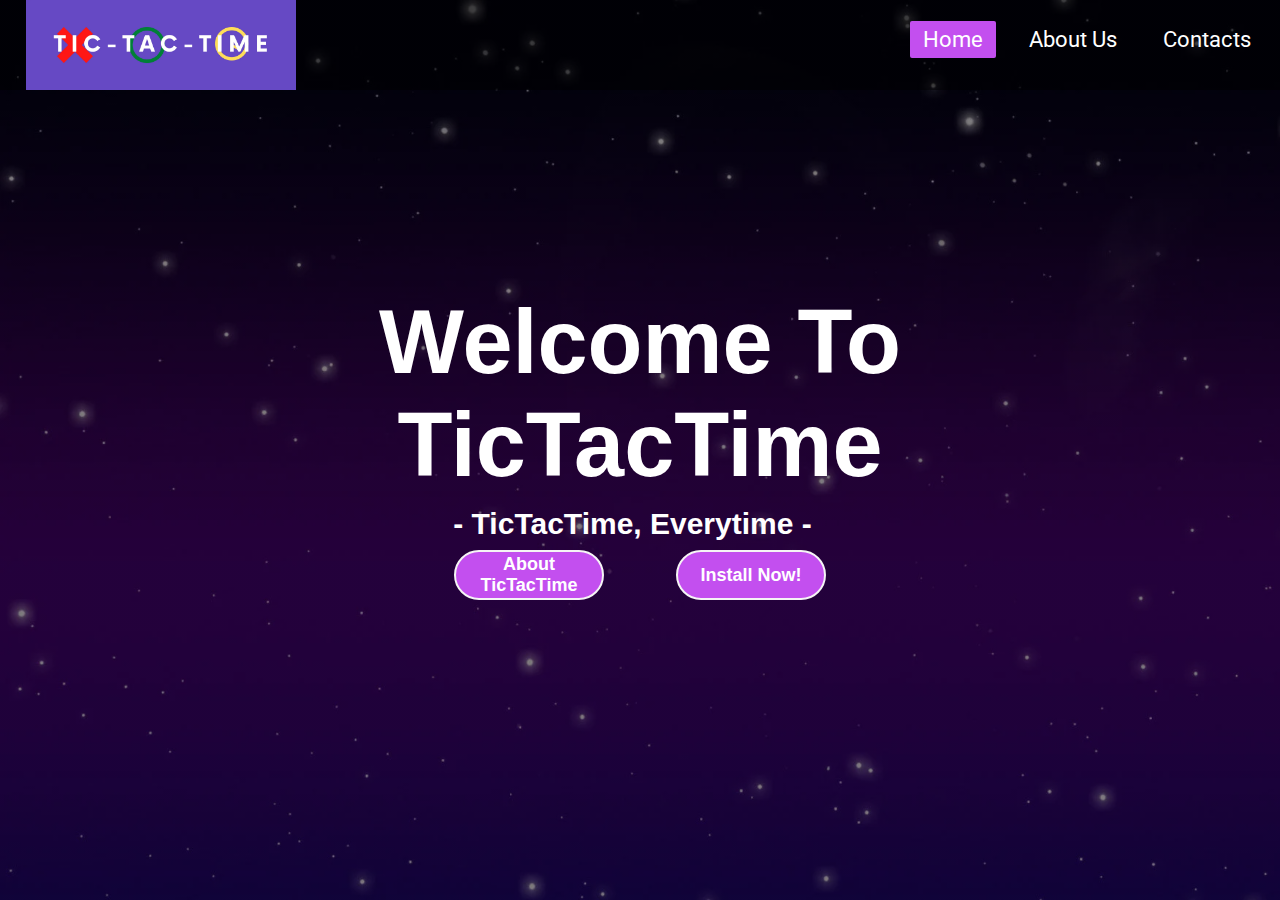
<file: index.html>
<!DOCTYPE html>
<html lang="en">

<head>
    <meta charset="UTF-8">
    <meta http-equiv="X-UA-Compatible" content="IE=edge">
    <meta name="viewport" content="width=device-width, initial-scale=1.0">
    <title>TicTacTime</title>
    <link rel="stylesheet" href="style.css">
    <link rel="shortcut icon" href="img/kotaktictac.webp">
</head>

<body>
    <div class="wrapper">
        <nav class="navbar">
            <img class="logo" src="img/tictactime_logo.webp">
            <ul>
                <a class="active" href="#">Home</a>
                <a href="about.html">About Us</a>
                <a href="contact.html">Contacts</a>
            </ul>
        </nav>
        <div class="center">
            <h1>Welcome To TicTacTime</h1>
            <h2>- TicTacTime, Everytime -</h2>
            <div class="buttons">
                <a href="about.html">
                    <button class="btn" name="more">About TicTacTime</button>
                </a>
                <a href="https://drive.google.com/drive/u/0/folders/1LCZyG5mt49eebWSJ0JeYk5W7U2HIEs_Z" target="_blank">
                    <button class="btn" name="order">Install Now!</button>
                </a>
            </div>
        </div>
</body>

</html>
</file>
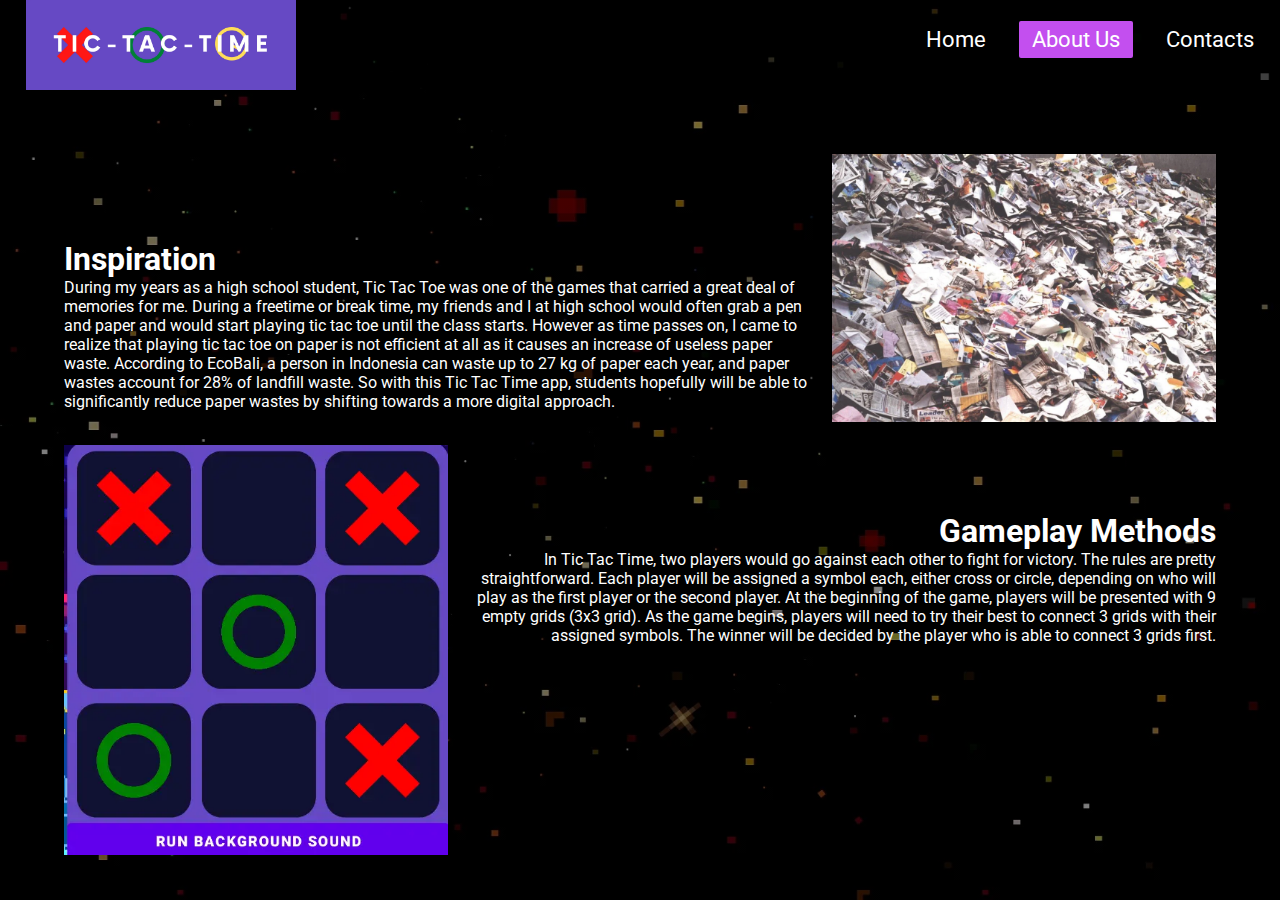
<file: about.html>
<!DOCTYPE html>
<html lang="en">

<head>
    <meta charset="UTF-8">
    <meta http-equiv="X-UA-Compatible" content="IE=edge">
    <meta name="viewport" content="width=device-width, initial-scale=1.0">
    <title>TicTacTime</title>
    <link rel="stylesheet" href="about.css">
    <link rel="shortcut icon" href="img/kotaktictac.webp">
</head>

<body>
    <div class="wrapper">
        <nav class="navbar">
            <img class="logo" src="img/tictactime_logo.webp" href="index.html">
            <ul>
                <a href="index.html">Home</a>
                <a class="active" href="#">About Us</a>
                <a href="contact.html">Contacts</a>
            </ul>
        </nav>
        <div class="container">
            <div class="problem">
                <div class="desc">
                    <div class="desc-con">
                        <h2>Inspiration</h2>
                        <p>
                            During my years as a high school student, Tic Tac Toe was one of the games that carried a great deal of memories for me. During a freetime or break time, my friends and I at high school would often grab a pen and paper and would start playing tic tac toe until the class starts. However as time passes on, I came to realize that playing tic tac toe on paper is not efficient at all as it causes an increase of useless paper waste. According to EcoBali, a person in Indonesia can waste up to 27 kg of paper each year, and paper wastes account for 28% of landfill waste. So with this Tic Tac Time app, students hopefully will be able to significantly reduce paper wastes by shifting towards a more digital approach.
                        </p>
                    </div>

                </div>
                <img class="thumbnail" src="img/papers.webp">
            </div>
            <div class="solution">
                <img class="thumbnail" src="img/kotaktictac.webp">
                <div class="desc">
                    <div class="desc-con">
                        <h2>Gameplay Methods</h2>
                        <p>
                            In Tic Tac Time, two players would go against each other to fight for victory. The rules are pretty straightforward. Each player will be assigned a symbol each, either cross or circle, depending on who will play as the first player or the second player. At the beginning of the game, players will be presented with 9 empty grids (3x3 grid). As the game begins, players will need to try their best to connect 3 grids with their assigned symbols. The winner will be decided by the player who is able to connect 3 grids first.
                        </p>
                    </div>
                </div>
            </div>
        </div>
    </div>
</body>

</html>
</file>
<file: style.css>
@import url("https://fonts.googleapis.com/css?family=Roboto:700&display=swap");
* {
    padding: 0;
    margin: 0;
}

.wrapper {
    background: linear-gradient(rgba(0, 0, 0, 0.5), rgba(0, 0, 0, 0.5)), url(img/8bit_purple.webp);
    background-size: cover;
    height: 100vh;
}

.navbar {
    height: 10%;
    width: 100%;
    background: rgba(0, 0, 0, 0.5);
}

.logo {
    height: 100%;
    width: auto;
    margin-left: 2%;
}

.navbar ul {
    float: right;
    margin-right: 20px;
}

.navbar ul {
    list-style: none;
    margin: 0 8px;
    display: inline-block;
    line-height: 80px;
}

.navbar ul a {
    text-decoration: none;
    color: white;
    font-size: 22px;
    padding: 6px 13px;
    font-family: "Roboto", sans-serif;
    transition: 0.4s;
    margin-left: 5px;
    list-style: none;
    margin: 0 8px;
    line-height: 80px;
}

.navbar ul a.active,
.navbar ul a:hover {
    background: #C34FEF;
    border-radius: 2px;
}

.wrapper .center {
    position: absolute;
    top: 50%;
    left: 50%;
    transform: translate(-50%, -50%);
    font-family: sans-serif;
    user-select: none;
}

.center h1 {
    color: white;
    font-size: 90px;
    font-weight: bold;
    width: 900px;
    text-align: center;
}

.center h2 {
    color: white;
    font-size: 30px;
    font-weight: bold;
    width: 885px;
    margin-top: 10px;
    text-align: center;
}

.center .buttons {
    margin: 1% auto;
    display: flex;
    justify-content: center;
}

.buttons button {
    height: 50px;
    width: 150px;
    font-size: 18px;
    font-weight: bold;
    color: white;
    background: #C34FEF;
    border: 2px solid whitesmoke;
    outline: none;
    cursor: pointer;
    border-radius: 25px;
    transition: 0.5s;
}

.buttons a {
    margin: 0 4%;
    display: block;
}

.buttons button:hover {
    background: #6648C3;
}

@media (orientation: portrait) {
    .logo {
        margin: 0 auto;
        display: block;
    }
    .navbar ul {
        float: none;
        margin-top: 2%;
        display: flex;
        justify-content: space-around;
    }
    .navbar ul a {
        height: 10%;
        font-size: medium;
        margin: 0;
        padding: 0 1%;
        line-height: 30px;
    }
    .center {
        width: 100%;
        margin: 0 auto;
    }
    .center h1 {
        font-size: xx-large;
        display: block;
        margin: 0 auto;
        width: 90%;
    }
    .center h2 {
        font-size: x-large;
        margin: 0 auto;
        display: block;
        width: 90%;
    }
    .center .buttons {
        margin: 1% auto;
        display: flex;
        justify-content: space-evenly;
    }
    .center .buttons .btn {
        margin: 0;
    }
}
</file>
<file: about.css>
@import url("https://fonts.googleapis.com/css?family=Roboto:700&display=swap");
* {
    padding: 0;
    margin: 0;
    color: white;
    font-family: -apple-system, BlinkMacSystemFont, 'Segoe UI', Roboto, Oxygen, Ubuntu, Cantarell, 'Open Sans', 'Helvetica Neue', sans-serif;
}

.wrapper {
    background: linear-gradient(rgba(0, 0, 0, 0.5), rgba(0, 0, 0, 0.5)), url(img/retro_home.webp);
    background-size: cover;
    height: 100vh;
    overflow: hidden;
}

.navbar {
    height: 10%;
    width: 100%;
    background: rgba(0, 0, 0, 0.5);
}

.logo {
    width: auto;
    height: 100%;
    margin-left: 2%;
}

.navbar ul {
    float: right;
    margin-right: 5px;
}

.navbar ul a {
    text-decoration: none;
    color: white;
    font-size: 22px;
    padding: 6px 13px;
    font-family: "Roboto", sans-serif;
    transition: 0.4s;
    margin-left: 5px;
    list-style: none;
    margin: 0 8px;
    line-height: 80px;
}

.navbar ul a.active,
.navbar ul a:hover {
    background: #C34FEF;
    border-radius: 2px;
}

.container {
    padding: 5%;
}

.problem,
.solution {
    display: flex;
    flex-direction: row;
}

.problem {
    margin-bottom: 2%;
}

.solution .thumbnail,
.problem .thumbnail {
    height: auto;
    width: 30vw;
}

.problem .desc {
    text-align: left;
    width: 80%;
    height: auto;
    margin-right: 2%;
}

.solution .desc {
    top: 50%;
    text-align: right;
    width: 80%;
    height: 60px;
    margin-left: 2%;
}

.desc-con {
    transform: translateY(50%)
}

h2 {
    font-size: xx-large;
}

@media (orientation: portrait) {
    .container {
        padding: 0;
    }
    .logo {
        margin: 0 auto;
        display: block;
    }
    .navbar ul {
        float: none;
        margin-top: 2%;
        display: flex;
        justify-content: space-around;
    }
    .navbar ul a {
        height: 10%;
        font-size: medium;
        margin: 0;
        padding: 0 1%;
        line-height: 30px;
    }
    .container {
        width: 100%;
    }
    .problem,
    .solution {
        display: block;
        margin: 0 auto;
        padding: 0;
        width: 100%;
    }
    .solution .thumbnail,
    .problem .thumbnail {
        display: none;
    }
    .solution .desc,
    .problem .desc {
        top: 0;
        margin: 0 auto;
        display: block;
        padding-top: 5%;
        padding-bottom: 10%;
    }
    .desc-con {
        text-align: center;
    }
}
</file>
